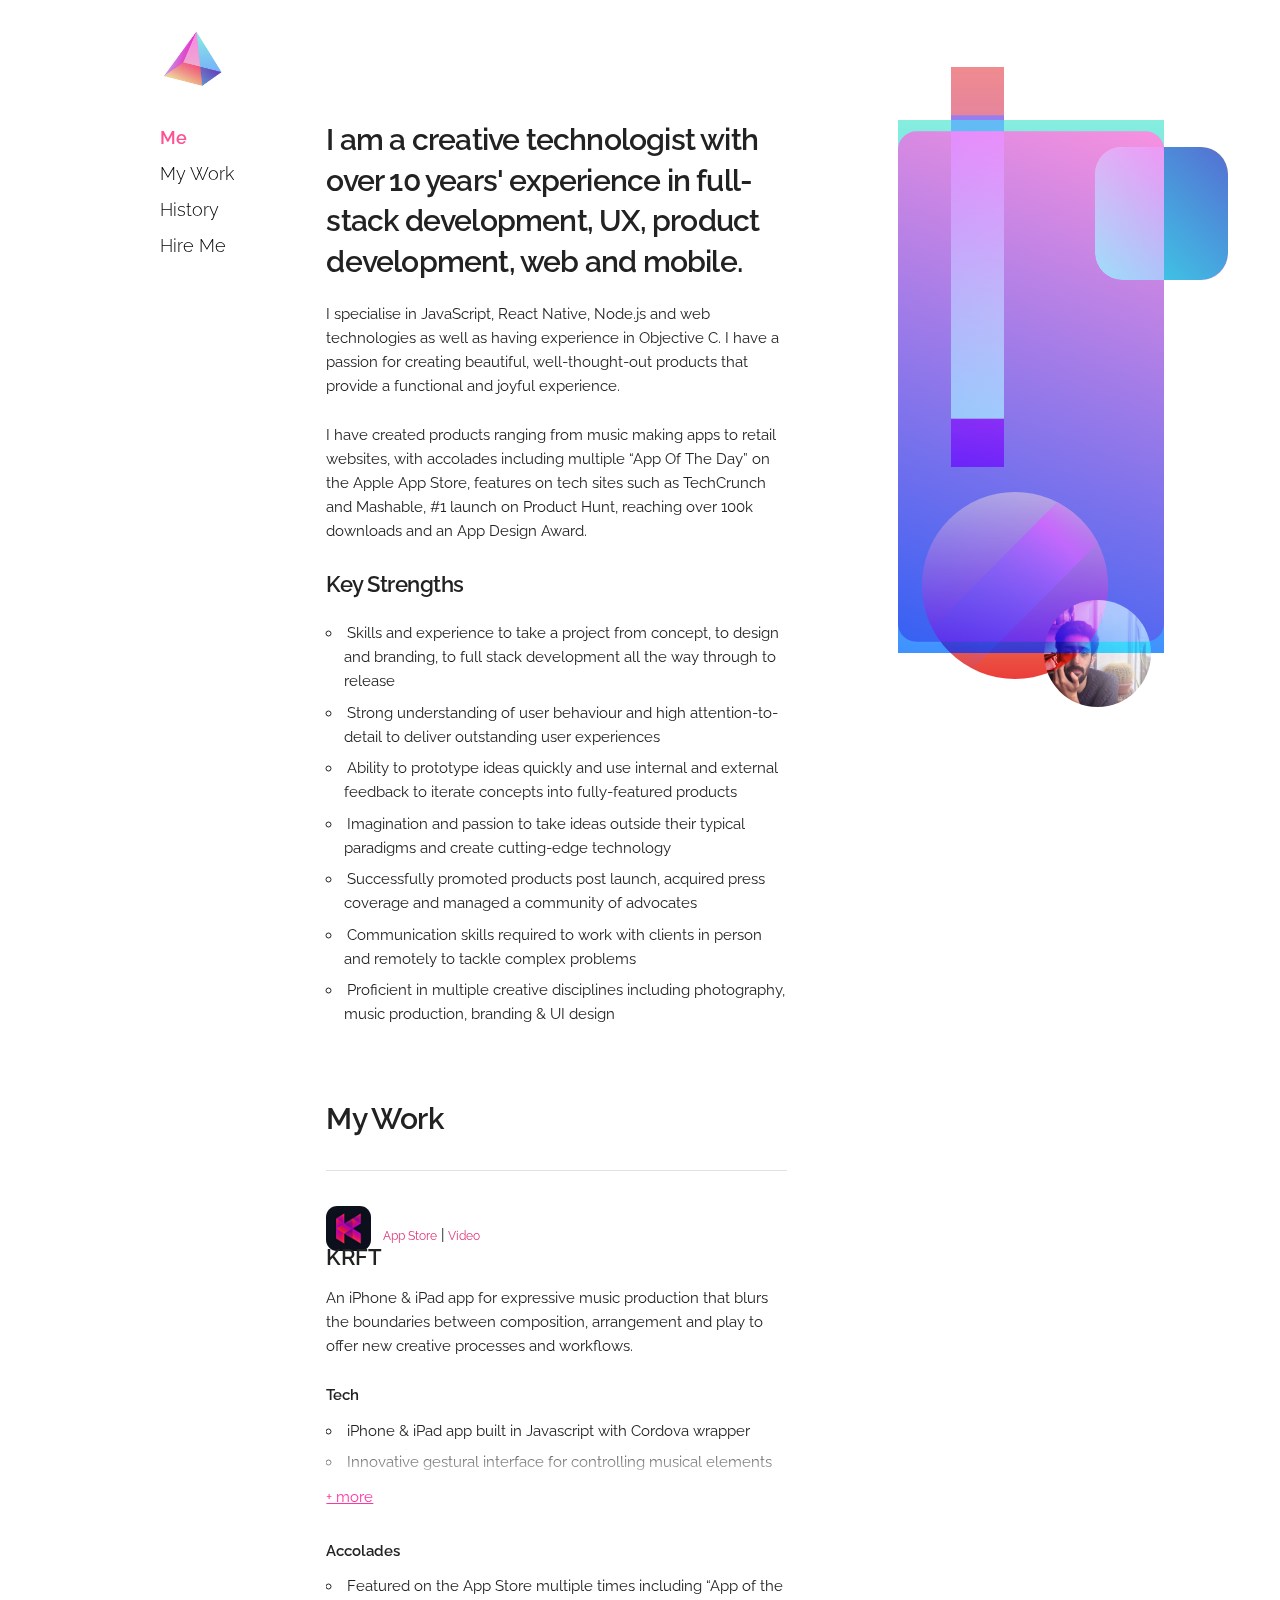
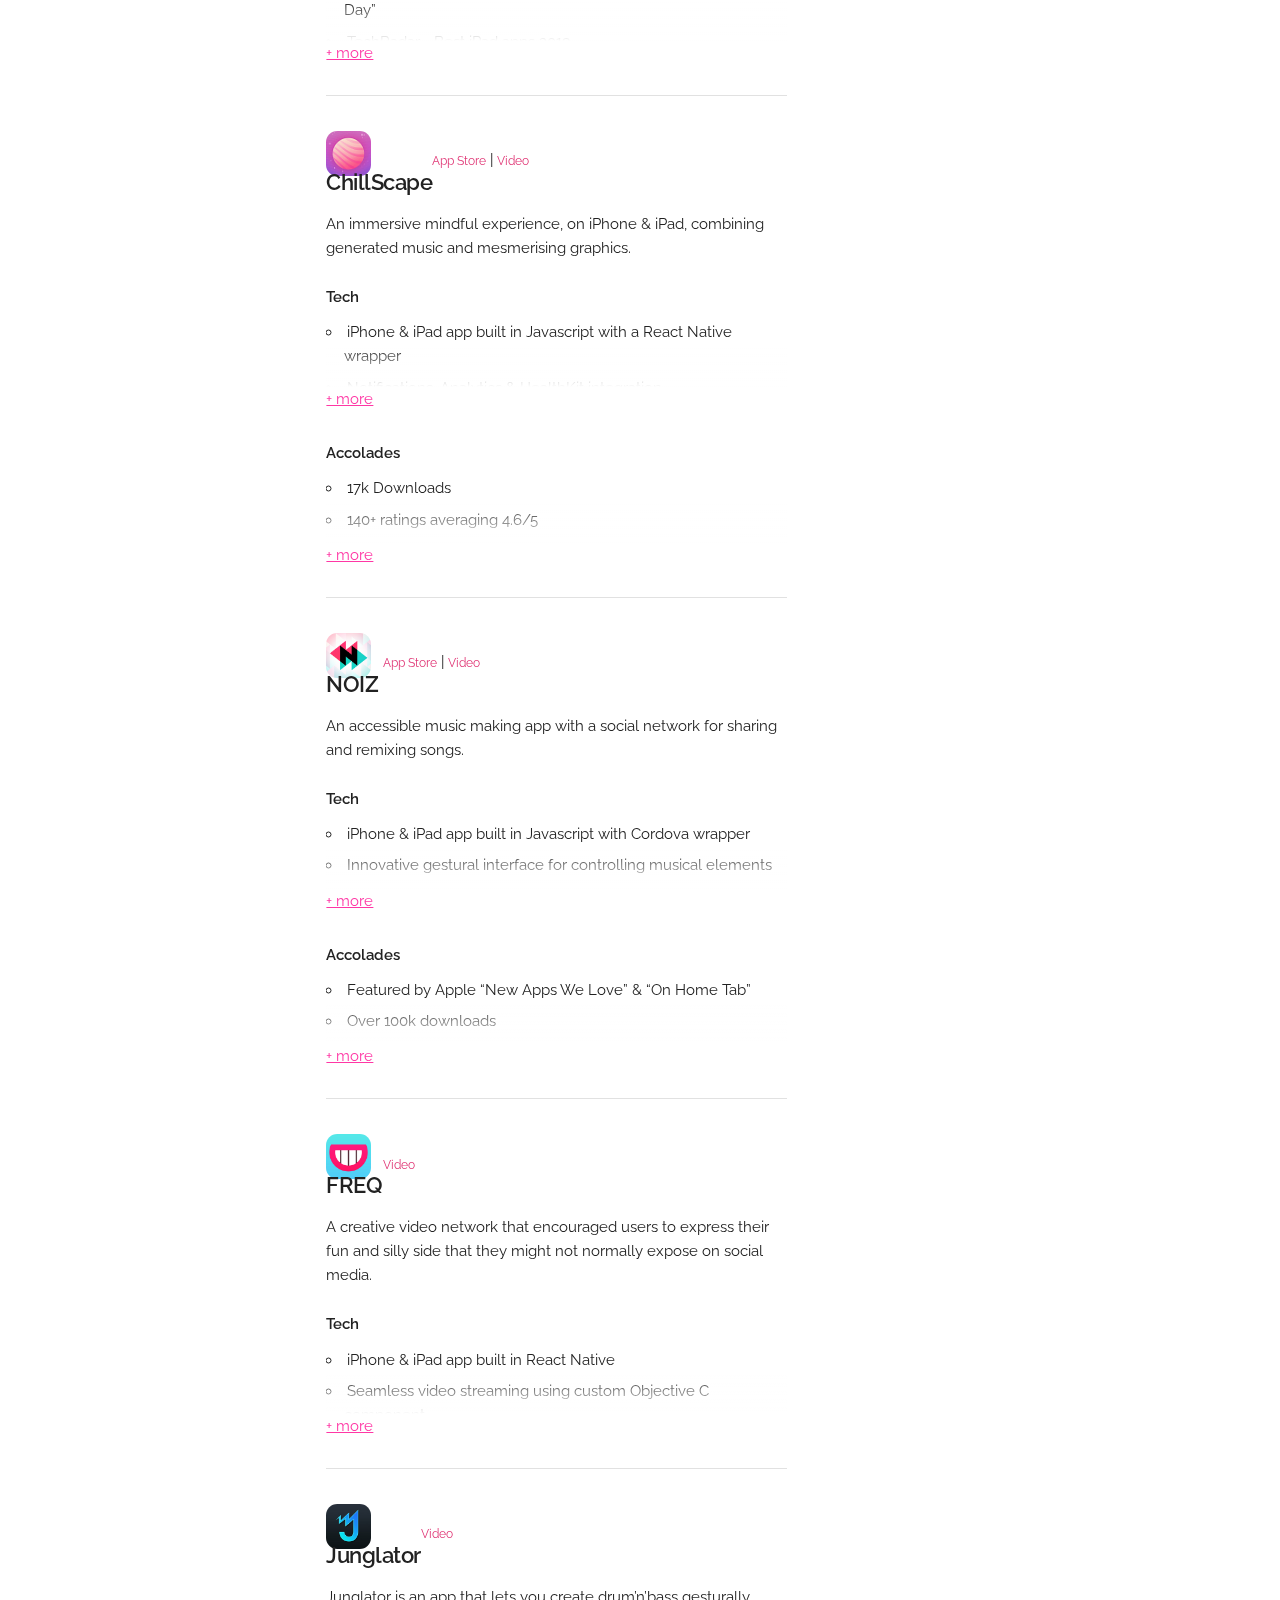
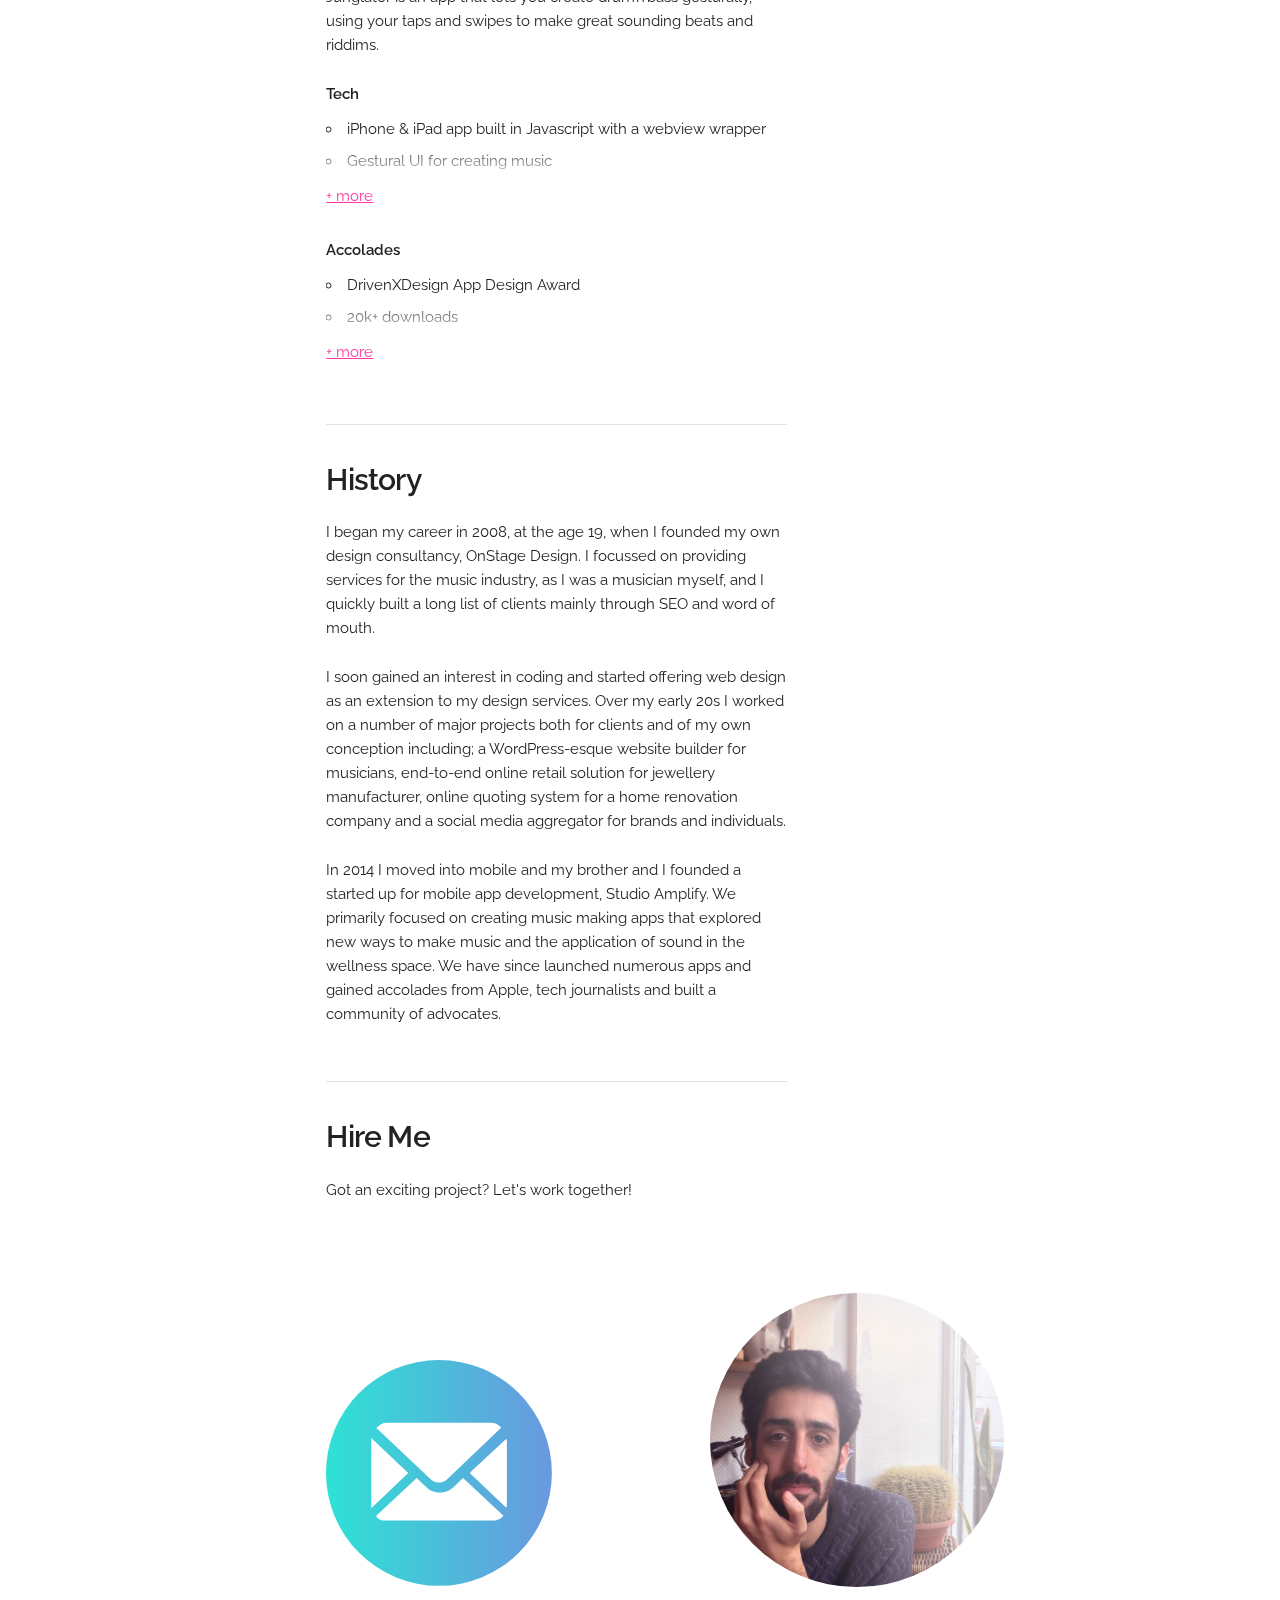
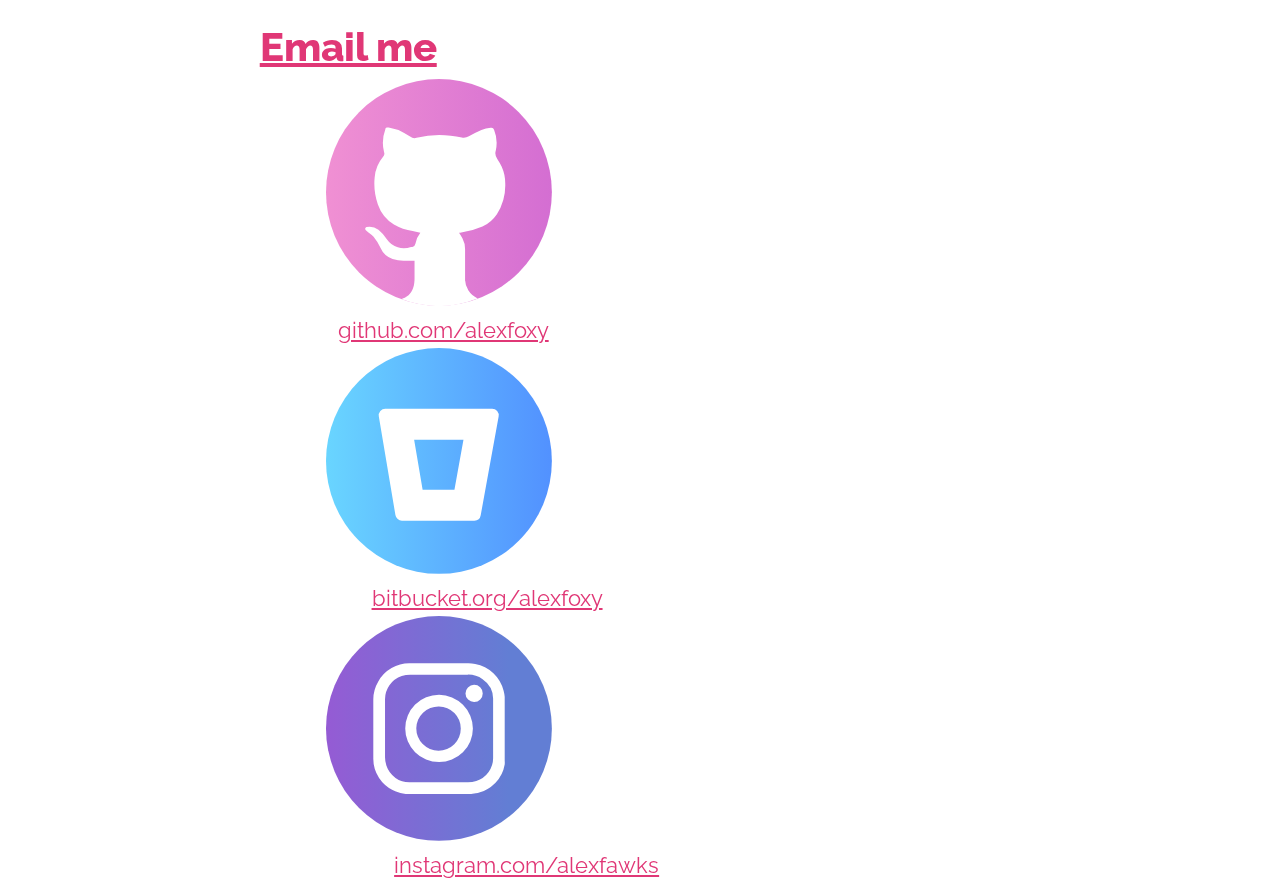
<file: index.html>
<!DOCTYPE html>
<html lang="en">
<head>

  <!-- Basic Page Needs
  –––––––––––––––––––––––––––––––––––––––––––––––––– -->
  <meta charset="utf-8">
  <title>Alex Fox - Creative Technologist</title>
  <meta name="description" content="I am a creative technologist with over 10 years experience in full-stack development, UX, product development and mobile.">
  <meta name="author" content="Alex Fox">

  <!-- Mobile Specific Metas
  –––––––––––––––––––––––––––––––––––––––––––––––––– -->
  <meta name="viewport" content="width=device-width, initial-scale=1, maximum-scale=1, minimum-scale=1">

  <!-- FONT
  –––––––––––––––––––––––––––––––––––––––––––––––––– -->
  <link href="//fonts.googleapis.com/css?family=Raleway:400,300,600" rel="stylesheet" type="text/css">

  <meta property="og:url"                content="http://alexfox.dev" />
  <meta property="og:type"               content="profile" />
  <meta property="og:title"              content="Alex Fox - Creative Technologist" />
  <meta property="og:description"        content="I am a creative technologist with over 10 years' experience in full-stack development, UX, product development, web and mobile." />
  <meta property="og:image"              content="https://alexfox.dev/img/ogimage.jpg" />

  <!-- CSS
  –––––––––––––––––––––––––––––––––––––––––––––––––– -->
  <link rel="stylesheet" href="css/normalize.css">
  <link rel="stylesheet" href="css/skeleton.css">
  <link rel="stylesheet" href="css/animate.css">
  <link rel="stylesheet" href="css/style.css">

  <!-- Favicon
  –––––––––––––––––––––––––––––––––––––––––––––––––– -->
	<link rel="icon" href="/favicon.png">

  <script src="js/everpolate.js"></script>
  <!-- <script src="js/smoothscroll.js"></script> -->
	<script src="js/main.js"></script>

</head>
<!-- <body class="mobile"> -->
<body class="loading">
  <!-- Primary Page Layout
  –––––––––––––––––––––––––––––––––––––––––––––––––– -->
  <div class="container">
  	<div class="row">
	  	<div class="two columns" id="navbar">
				<img src="/img/logo.png" id="logo" />
        <div id='prism'></div>
				<nav>
				  <a href="#me" class="selected">Me</a>
				  <a href="#projects"><span class="nav_hide">My </span>Work</a>
          <a href="#history">History</a>
				  <a href="#contact">Hire <span class="nav_hide">Me</span></a>
				</nav>
			</div>

      <div class="two columns" id="mobileNavbar">
        <img src="/img/logo.png" id="logo" />
        <nav>
          <a href="#me" class="selected">Me</a>
          <a href="#projects"><span class="nav_my">My </span>Work</a>
          <a href="#history">History</a>
          <a href="#contact">Hire <span class="nav_hide">Me</span></a>
        </nav>
      </div>
		</div>

    <div id="graphics">
      <div id="about-graphics">
        <img id="block1" 
          class="block parallax"
          src="img/phone-silhoette.svg"
          parallax-translate-opacity="[[0,50,400], [1,1,0]]"
          parallax-translate-x="[[0,400], [0,200]]"
        />

        <!-- parallax-filter-hue="[[0,400], [0,200]]" -->


        <img id="block2" 
          class="block parallax"
          src="img/line.svg"
          parallax-translate-opacity="[[0,50,400], [1,1,0]]"
          parallax-translate-y="[[0,100], [0,-200]]"
        ></img>

        <img id="block3" 
          class="block parallax"
          src="img/icon-bg.svg"
          parallax-translate-opacity="[[0,50,300], [1,1,0]]"
          parallax-translate-x="[[0,400], [0,-200]]"
        ></img>

        <img id="block3" 
          class="block parallax"
          src="img/icon-logo.svg"
          style="width: 66pt; left: 195pt; top: 130pt;"
          parallax-translate-opacity="[[0,50,200], [1,1,0]]"
          parallax-translate-scale="[[0,400], [1,0]]"
        ></img>
        
        <img id="block5" 
          class="block parallax"
          src="img/me.jpg"
          parallax-translate-opacity="[[0,50,400], [1,1,0]]"
          parallax-translate-y="[[0,400], [0,-400]]"
        ></img>

        <img id="block4" 
          class="block parallax"
          src="img/rockettrail.svg"
          style="width: 140pt; height: 140pt; left: 48pt; top: 369pt"
          parallax-translate-opacity="[[0,50,200,400], [0.5,1,1,0]]"
          parallax-translate-x="[[0,400], [0,200]]"
          parallax-translate-y="[[0,400], [0,-200]]"
        ></img>

        <img id="block4" 
          class="block parallax"
          src="img/rocket.svg"
          parallax-translate-opacity="[[0,50,400], [1,1,0]]"
          parallax-translate-x="[[0,400], [0,200]]"
          parallax-translate-y="[[0,400], [0,-200]]"
        ></img>


        <img 
          class="block parallax"
          src="img/stack1.svg"
          style="width: 180pt; left: 40pt; top: 440pt;"
          parallax-translate-opacity="[[0,400,500,900], [0,0,1,0]]"
          parallax-translate-y="[[0,250,750], [0,0,-200]]"
        ></img>

        <img 
          class="block parallax"
          src="img/stack2.svg"
          style="width: 180pt; left: 40pt; top: 440pt;"
          parallax-translate-opacity="[[0,400,500,900], [0,0,1,0]]"
          parallax-translate-y="[[0,250,750], [50,50,-300]]"
        ></img>

        <img 
          class="block parallax"
          src="img/stack3.svg"
          style="width: 180pt; left: 40pt; top: 440pt;"
          parallax-translate-opacity="[[0,400,500,900], [0,0,1,0]]"
          parallax-translate-y="[[0,250,750], [100,100,-400]]"
        ></img>

        <img 
          class="block parallax"
          src="img/graph.svg"
          style="width: 45pt; left: 50pt; top: 200pt;"
          parallax-translate-y="[[0,420,800], [0,0,-800]]"
          parallax-translate-opacity="[[0,400,500,800], [0,0,1,0]]"
        ></img>

        <img 
          class="block parallax"
          src="img/design.svg"
          style="width: 45pt; left: 70pt; top: 422pt;"
          parallax-translate-y="[[0,370,800], [0,0,-800]]"
          parallax-translate-opacity="[[0,400,500,800], [0,0,1,0]]"
        ></img>

        <img 
          class="block parallax"
          src="img/talk.svg"
          style="width: 70pt; left: 0pt; top: 300pt;"
          parallax-translate-y="[[0,410,800], [0,0,-800]]"
          parallax-translate-opacity="[[0,400,500,800], [0,0,1,0]]"
        ></img>

        <img 
          class="block parallax"
          src="img/ux.svg"
          style="width: 75pt; left: 200pt; top: 235pt;"
          parallax-translate-y="[[0,330,800], [0,0,-600]]"
          parallax-translate-opacity="[[0,400,500,800], [0,0,1,0]]"
        ></img>

        <img 
          class="block parallax"
          src="img/code.svg"
          style="width: 60pt; left: 160pt; top: 375pt;"
          parallax-translate-y="[[0,400,800], [0,0,-800]]"
          parallax-translate-opacity="[[0,400,500,800], [0,0,1,0]]"
        ></img>

        <img 
          class="block parallax"
          src="img/network.svg"
          style="width: 60pt; left: 110pt; top: 333pt;"
          parallax-translate-y="[[0,350,800], [0,0,-800]]"
          parallax-translate-opacity="[[0,400,500,800], [0,0,1,0]]"
        ></img>

        <img 
          class="block parallax"
          src="img/cloud.svg"
          style="width: 60pt; left: 200pt; top: 520pt;"
          parallax-translate-y="[[0,320,800], [0,0,-800]]"
          parallax-translate-opacity="[[0,400,500,800], [0,0,1,0]]"
        ></img>

        <div id="krft1"
          class="parallax"
          parallax-anchor-el="#krft"
          parallax-translate-opacity="[[-200,-50,200,400], [0,1,1,0]]"
          parallax-translate-x="[[-200,400], [0,-40]]"
        ></div>

        <div
          style="top: 500px; margin-left: 150pt; width: 150px; height: 150px;"
          class="parallax krfttriangle gradient1"
          parallax-anchor-el="#krft"
          parallax-translate-opacity="[[-150,-50,200,400], [0,1,1,0]]"
          parallax-translate-x="[[0,300], [0,300]]"
        ></div>

        <div
          style="top: 450px; margin-left: -50pt; width: 130px; height: 130px; z-index: 1000"
          class="parallax krfttriangle gradient2"
          parallax-anchor-el="#krft"
          parallax-translate-opacity="[[-100,0,200,400], [0,1,1,0]]"
          parallax-translate-x="[[0,300], [100,500]]"
        ></div>

        <div
          style="top: 400px; margin-left: 100pt; width: 180px; height: 180px; z-index: 1000"
          class="parallax krftdiamond gradient3"
          parallax-anchor-el="#krft"
          parallax-translate-opacity="[[-100,0,200,400], [0,1,1,0]]"
          parallax-translate-x="[[0,300], [100,500]]"
        ></div>

        <div
          style="top: 580px; margin-left: 150pt; width: 90px; height: 90px; z-index: 1000"
          class="parallax krfttriangle gradient5"
          parallax-anchor-el="#krft"
          parallax-translate-opacity="[[-100,0,200,400], [0,1,1,0]]"
          parallax-translate-x="[[0,50,200],[-100,0,300]]"
          parallax-translate-rotate="[[0,300], [180,180]]"
        ></div>

        <div
          style="top: 10px; margin-left: 40pt; width: 90px; height: 90px; z-index: 1000"
          class="parallax krfttriangle gradient4"
          parallax-anchor-el="#krft"
          parallax-translate-opacity="[[-50,0,200,400], [0,1,1,0]]"
          parallax-translate-x="[[0,75,200],[-50,50,300]]"
        ></div>

        <div
          style="top: 10px; margin-left: 80pt; width: 150px; height: 150px; z-index: 1000"
          class="parallax krftdiamond gradient3"
          parallax-anchor-el="#krft"
          parallax-translate-opacity="[[-50,0,200,400], [0,1,1,0]]"
          parallax-translate-x="[[0,200],[50,300]]"
        ></div>

        <div id="chillscape1"
          class="parallax"
          parallax-anchor-el="#chillscape"
          parallax-translate-opacity="[[-200,-100,200,400], [0,1,1,0]]"
          parallax-translate-x="[[0,300], [50,150]]"
          parallax-translate-y="[[0,300], [0,-300]]"
        ></div>

        <div
          class="chillscapebubble parallax gradient1"
          style="top: 50pt; margin-left: -20pt;"
          parallax-anchor-el="#chillscape"
          parallax-translate-opacity="[[-200,-50,200,400], [0,1,1,0]]"
          parallax-translate-y="[[0,300], [200,-300]]"
        ></div>

        <div
          class="chillscapebubble parallax gradient2"
          style="top: 0pt; margin-left: 200pt; width: 100pt; height: 100pt;"
          parallax-anchor-el="#chillscape"
          parallax-translate-opacity="[[-200,-50,200,400], [0,1,1,0]]"
          parallax-translate-y="[[0,300], [0,-600]]"
        ></div>

        <div
          class="chillscapebubble parallax gradient3"
          style="top: 0pt; margin-left: 5pt; width: 70pt; height: 70pt;"
          parallax-anchor-el="#chillscape"
          parallax-translate-opacity="[[-200,-50,200,400], [0,1,1,0]]"
          parallax-translate-y="[[0,300], [0,-700]]"
        ></div>

        <div
          class="chillscapebubble parallax gradient4"
          style="top: 40pt; margin-left: -15pt; width: 100pt; height: 100pt;"
          parallax-anchor-el="#chillscape"
          parallax-translate-opacity="[[-200,-50,200,400], [0,1,1,0]]"
          parallax-translate-y="[[0,300], [0,-1000]]"
        ></div>

        <div
          class="chillscapebubble parallax gradient5"
          style="top: 160pt; margin-left: 220pt; width: 70pt; height: 70pt;"
          parallax-anchor-el="#chillscape"
          parallax-translate-opacity="[[-200,-50,200,400], [0,1,1,0]]"
          parallax-translate-y="[[0,300], [0,-900]]"
        ></div>

        <div id="noiz1"
          class="parallax"
          parallax-anchor-el="#noiz"
          parallax-translate-opacity="[[-200,-50,200,400], [0,1,1,0]]"
          parallax-translate-x="[[0,300], [10,100]]"
          parallax-translate-y="[[0,300], [0,-300]]"
        ></div>
        <div id="noiz2"
          class="parallax"
          parallax-anchor-el="#noiz"
          parallax-translate-opacity="[[-200,-50,200,400], [0,1,1,0]]"
          parallax-translate-x="[[0,300], [-50,0]]"
          parallax-translate-y="[[0,300], [0,-300]]"
        ></div>

        <div id="freq1"
          class="parallax"
          parallax-anchor-el="#freq"
          parallax-translate-opacity="[[-200,-50,200,400], [0,1,1,0]]"
          parallax-translate-y="[[0,300], [0,-350]]"
        ></div>

        <div id="freq2"
          class="parallax"
          parallax-anchor-el="#freq"
          parallax-translate-opacity="[[-200,-50,200,400], [0,1,1,0]]"
          parallax-translate-x="[[0,300], [0,-50]]"
          parallax-translate-y="[[0,300], [0,-300]]"
        ></div>

        <div id="junglator1"
          class="parallax"
          parallax-anchor-el="#junglator"
          parallax-translate-opacity="[[-200,-50,200,400], [0,1,1,0]]"
          parallax-translate-x="[[0,300], [0,50]]"
          parallax-translate-y="[[0,300], [0,-300]]"
        ></div>


        <img id="block1" 
          class="block parallax"
          style="width: 220pt;"
          src="img/historytrail.svg"
          parallax-anchor-el="#history"
          parallax-translate-opacity="[[-200,-100,100,300], [0,1,1,0]]"
          parallax-translate-y="[[0,400], [0,-400]]"
        />

        <img id="block1" 
          class="block parallax"
          style="width: 220pt; left: 50pt;"
          src="img/historyright.svg"
          parallax-anchor-el="#history"
          parallax-translate-opacity="[[-200,-100,100,300], [0,1,1,0]]"
          parallax-translate-y="[[0,400], [0,-400]]"
          parallax-translate-x="[[-200,300,1000], [50,10,10]]"
        />

        <img id="block1" 
          class="block parallax"
          style="width: 220pt; left: -10pt; top: 110pt;"
          src="img/historyleft.svg"
          parallax-anchor-el="#history"
          parallax-translate-opacity="[[-200,-100,100,300], [0,1,1,0]]"
          parallax-translate-y="[[0,400], [0,-400]]"
          parallax-translate-x="[[-200,300,1000], [-50,10,10]]"
        />

      </div>
    </div>

    <div class="row">
    	<div class="two columns navbuffer">
				<span><br /></span>
			</div>
      <div class="six columns" id="me">
        <div id="firstText">
          <h4>
            I am a creative technologist with over 10 years' experience in full-stack development, UX, product development, web and mobile.
          </h4>
          
          <p>
  			  	I specialise in JavaScript, React Native, Node.js and web technologies as well as having experience in Objective C. I have a passion for creating beautiful, well-thought-out products that provide a functional and joyful experience. 
  				</p>

  				<p>
  					I have created products ranging from music making apps to retail websites, with accolades including multiple “App Of The Day” on the Apple App Store, features on tech sites such as TechCrunch and Mashable, #1 launch on Product Hunt, reaching over 100k downloads and an App Design Award. 
  				</p>
        </div>

        <div id="keyText">
  				<h5>Key Strengths</h5>
  				<ul>
  					<li>Skills and experience to take a project from concept, to design and branding, to full stack development all the way through to release</li>
  					<li>Strong understanding of user behaviour and high attention-to-detail to deliver outstanding user experiences</li>
  					<li>Ability to prototype ideas quickly and use internal and external feedback to iterate concepts into fully-featured products</li>
  					<li>Imagination and passion to take ideas outside their typical paradigms and create cutting-edge technology</li>
            <li>Successfully promoted products post launch, acquired press coverage and managed a community of advocates</li>
            <li>Communication skills required to work with clients in person and remotely to tackle complex problems</li>
  					<li>Proficient in multiple creative disciplines including photography, music production, branding & UI design</li>
  				</ul>
        </div>
      </div>
    </div>

    <div class="row">
      <div class="two columns navbuffer">
        <span><br /></span>
      </div>
      <div class="six columns" id="projects">
        <br /><br />
        <h4>My Work</h4>

        <!-- KRFT -->
        <div id="krft" class="project">
          <hr />

          <div class="projectHeader">
            <div class="projectHeaderLeft">
              <div class="appIcon" style="background-image: url('img/krft-icon.jpg')"></div>
              <h5>KRFT</h5>
            </div>
            <div class="projectLinks">
              <a href="https://itunes.apple.com/us/app/krft/id1179319734">App Store</a>
              |
              <a href="https://www.youtube.com/watch?v=noem_woF0hc">Video</a>
            </div>
          </div>

          <p>
            An iPhone & iPad app for expressive music production that blurs the boundaries between composition, arrangement and play to offer new creative processes and workflows.
          </p>

          <h6>Tech</h6>

          <div class="collapsableList">
            <ul>
              <li>iPhone & iPad app built in Javascript with Cordova wrapper</li>
              <li>Innovative gestural interface for controlling musical elements</li>
              <li>Node.js network for sharing UGC</li>
              <li>Elegant UX that did not obstruct the creative process</li>
              <li>Custom C++ audio engine</li>
              <li>Integration with external audio apps and APIs</li>
            </ul>

            <div class="listShadow"></div>
          </div>

          <span class="expandButton">+ more</span>


          <h6>Accolades</h6>

          <div class="collapsableList">
            <ul>
              <li>Featured on the App Store multiple times including “App of the Day”</li>
              <li>TechRadar - Best iPad apps 2019</li>
              <li>“A truly innovative app which certainly achieves its aim of finding a new way to let you make music” - Ask Audio</li>
              <li>“I haven’t been able to put this thing down for days” - 9to5mac</li>
              <li>270+ ratings averaging 4.7/5</li>
              <li>Rave reviews from iOS music making community: “revolutionary”, “the best iOS sequencer”, “true innovation in mobile music making”</li>
            </ul>

            <div class="listShadow"></div>
          </div>

          <span class="expandButton">+ more</span>

          <div class="screenShotContainer">
            <img src='img/krft-screen2.jpg' />
          </div>
        </div>

        <!-- ChillScape -->
        <div id="chillscape" class="project">
          <hr />

          <div class="projectHeader">
            <div class="projectHeaderLeft">
              <div class="appIcon" style="background-image: url('img/chillscape-icon.jpg')"></div>
              <h5>ChillScape</h5>
            </div>
            <div class="projectLinks">
              <a href="https://itunes.apple.com/app/id1441147066">App Store</a>
              |
              <a href="https://www.youtube.com/watch?v=mdgjkW5BNVY">Video</a>
            </div>
          </div>

          <p>
            An immersive mindful experience, on iPhone & iPad, combining generated music and mesmerising graphics. 
          </p>

          <h6>Tech</h6>

          <div class="collapsableList">
            <ul>
              <li>iPhone & iPad app built in Javascript with a React Native wrapper</li>
              <li>Notifications, Analytics & HealthKit integration</li>
              <li>Immersive graphics using Pixi.js 2D WebGL renderer</li>
              <li>Calming and rewarding UX loved by users
              <li>Custom C++ audio engine</li>
            </ul>

            <div class="listShadow"></div>
          </div>

          <span class="expandButton">+ more</span>


          <h6>Accolades</h6>

          <div class="collapsableList">
            <ul>
              <li>17k Downloads </li>
              <li>140+ ratings averaging 4.6/5 </li>
              <li>Featured by Apple “New Apps We Love” & “On Home Tab”</li>
              <li>TechRadar - “App Of The Week” & “The best health, diet and exercise apps for iPhone”</li>
            </ul>

            <div class="listShadow"></div>
          </div>

          <span class="expandButton">+ more</span>

          <div class="screenShotContainer">
            <img src='img/chillscape-screen1.png' />
          </div>
        </div>

        <!-- NOIZ -->
        <div id="noiz" class="project">
          <hr />

          <div class="projectHeader">
            <div class="projectHeaderLeft">
              <div class="appIcon" style="background-image: url('img/noiz-icon.jpg')"></div>
              <h5>NOIZ</h5>
            </div>
            <div class="projectLinks">
              <a href="https://itunes.apple.com/us/app/noiz-make-epic-music/id1086052644">App Store</a>
              |
              <a href="https://www.youtube.com/watch?v=pC8_VkWJhNA">Video</a>
            </div>
          </div>

          <p>
            An accessible music making app with a social network for sharing and remixing songs.
          </p>

          <h6>Tech</h6>

          <div class="collapsableList">
            <ul>
                <li>iPhone & iPad app built in Javascript with Cordova wrapper</li>
                <li>Innovative gestural interface for controlling musical elements</li>
                <li>Node.js social network with accounts, facebook login, push notifications, likes, comments etc.</li>
                <li>Audio streaming and uploading</li>
                <li>In App Purchases</li>
                <li>Web version of social network built in HTML, CSS & React</li>
            </ul>

            <div class="listShadow"></div>
          </div>

          <span class="expandButton">+ more</span>


          <h6>Accolades</h6>

          <div class="collapsableList">
            <ul>
              <li>Featured by Apple “New Apps We Love” & “On Home Tab”</li>
              <li>Over 100k downloads</li>
              <li>Over 30k songs created and uploaded</li>
              <li>Mashables app of the day - "A wonderfully visual way of making music on your iPhone"</li>
            </ul>

            <div class="listShadow"></div>
          </div>

          <span class="expandButton">+ more</span>

          <div class="screenShotContainer">
            <img src='img/noiz-screen1.png' />
          </div>
        </div>

        <!-- FREQ -->
        <div id="freq" class="project">
          <hr />

          <div class="projectHeader">
            <div class="projectHeaderLeft">
              <div class="appIcon" style="background-image: url('img/freq-icon.jpg')"></div>
              <h5>FREQ</h5>
            </div>
            <div class="projectLinks">
              <a href="https://www.youtube.com/watch?v=ag8fPMfSGzA">Video</a>
            </div>
          </div>

          <p>
            A creative video network that encouraged users to express their fun and silly side that they might not normally expose on social media.
          </p>

          <h6>Tech</h6>

          <div class="collapsableList">
            <ul>
                <li>iPhone & iPad app built in React Native</li>
                <li>Seamless video streaming using custom Objective C component</li>
                <li>Video/Photo capture and upload</li>
                <li>Node.js social network with accounts, facebook login, push notifications, likes, comments etc</li>
            </ul>

            <div class="listShadow"></div>
          </div>

          <span class="expandButton">+ more</span>

          <div class="screenShotContainer">
            <img src='img/freq-screenshot1.png' />
          </div>
        </div>

        <!-- Junglator -->
        <div id="junglator" class="project">
          <hr />

          <div class="projectHeader">
            <div class="projectHeaderLeft">
              <div class="appIcon" style="background-image: url('img/junglator-icon.jpg')"></div>
              <h5>Junglator</h5>
            </div>
            <div class="projectLinks">
              <a href="https://www.youtube.com/watch?v=uithVd8W7XM">Video</a>
              <!-- <a href="https://itunes.apple.com/us/app/noiz-make-epic-music/id1086052644">AppStore</a> -->
            </div>
          </div>

          <p>
            Junglator is an app that lets you create drum’n’bass gesturally, using your taps and swipes to make great sounding beats and riddims.
          </p>

          <h6>Tech</h6>

          <div class="collapsableList">
            <ul>
              <li>iPhone & iPad app built in Javascript with a webview wrapper</li>
              <li>Gestural UI for creating music</li>
              <li>Custom C++ audio engine</li>
            </ul>

            <div class="listShadow"></div>
          </div>

          <span class="expandButton">+ more</span>


          <h6>Accolades</h6>

          <div class="collapsableList">
            <ul>
              <li>DrivenXDesign App Design Award</li>
              <li>20k+ downloads</li>
              <li>4.5/5 Rating</li>
              <li>“it is great fun, sounds excellent, and has been really well implemented” - digitaldjtips.com</li>
            </ul>

            <div class="listShadow"></div>
          </div>

          <span class="expandButton">+ more</span>

          <div class="screenShotContainer">
            <img src='img/junglator-screenshot1.png' />
          </div>
        </div>
      </div>
    </div>

    <div class="row" id="history">
      <div class="two columns navbuffer">
        <span><br /></span>
      </div>
      <div class="six columns">
        <hr />
        <h4>History</h4>
        <p>I began my career in 2008, at the age 19, when I founded my own design consultancy, OnStage Design. I focussed on providing services for the music industry, as I was a musician myself, and I quickly built a long list of clients mainly through SEO and word of mouth.</p>

        <p>I soon gained an interest in coding and started offering web design as an extension to my design services. Over my early 20s I worked on a number of major projects both for clients and of my own conception including; a WordPress-esque website builder for musicians, end-to-end online retail solution for jewellery manufacturer, online quoting system for a home renovation company and a social media aggregator for brands and individuals.</p>

        <p>In 2014 I moved into mobile and my brother and I founded a started up for mobile app development, Studio Amplify. We primarily focused on creating music making apps that explored new ways to make music and the application of sound in the wellness space. We have since launched numerous apps and gained accolades from Apple, tech journalists and built a community of advocates.</p>
      </div>
    </div>

    <div class="row" id="contact">
    	<div class="two columns navbuffer">
				<span><br /></span>
			</div>
      <div class="six columns">
        <hr />
      	<h4>Hire Me</h4>
      	<p>Got an exciting project? Let's work together!</p>
      </div>
    </div>

    <div class="row">
      <div class="two columns navbuffer">
        <span><br /></span>
      </div>
      <div class="six columns">
        <img id="block5" 
          class="block parallax"
          src="img/me.jpg"
          style="
            height: 220pt;
            width: 220pt;
            position: absolute;
            border-radius: 110pt;
            z-index: 100;
            opacity: 1;
            left: auto;
            top: auto;
            margin-left: 30vw;
            margin-top: -50pt;
          parallax-anchor-el="#contact"
        ></img>


          <div id="links">
            <div class=link>
              <img src="img/email.svg" />
              <script type="text/javascript"> 
                  gen_mail_to_link('alex','alexfox.dev','Hi..');
              </script>
              <noscript>
                <p>Email address protected by JavaScript. Activate JavaScript to see the email.</p>
              </noscript>
            </div>

            <div class=link>
              <img src="img/github.svg" />
              <a href="https://github.com/alexfoxy" id="gitHubLink" target="_blank">github.com/alexfoxy</a>
            </div>

            <div class=link>
              <img src="img/bitbucket.svg" />
              <a href="https://bitbucket.org/alexfoxy" id="bitBucketLink" target="_blank">bitbucket.org/alexfoxy</a>
            </div>

            <div class=link>
              <img src="img/instagram.svg" />
              <a href="https://instagram.com/alexfawks" id="instagramLink"target="_blank">instagram.com/alexfawks</a>
            </div>
          </div>
      </div>
    </div>
  </div>

  <div id="wave"> 
  </div>

<!-- End Document
  –––––––––––––––––––––––––––––––––––––––––––––––––– -->

<!-- Global site tag (gtag.js) - Google Analytics -->
<script async src="https://www.googletagmanager.com/gtag/js?id=UA-135675481-1"></script>
<script>
  window.dataLayer = window.dataLayer || [];
  function gtag(){dataLayer.push(arguments);}
  gtag('js', new Date());

  gtag('config', 'UA-135675481-1');
</script>


</body>
</html>
</file>
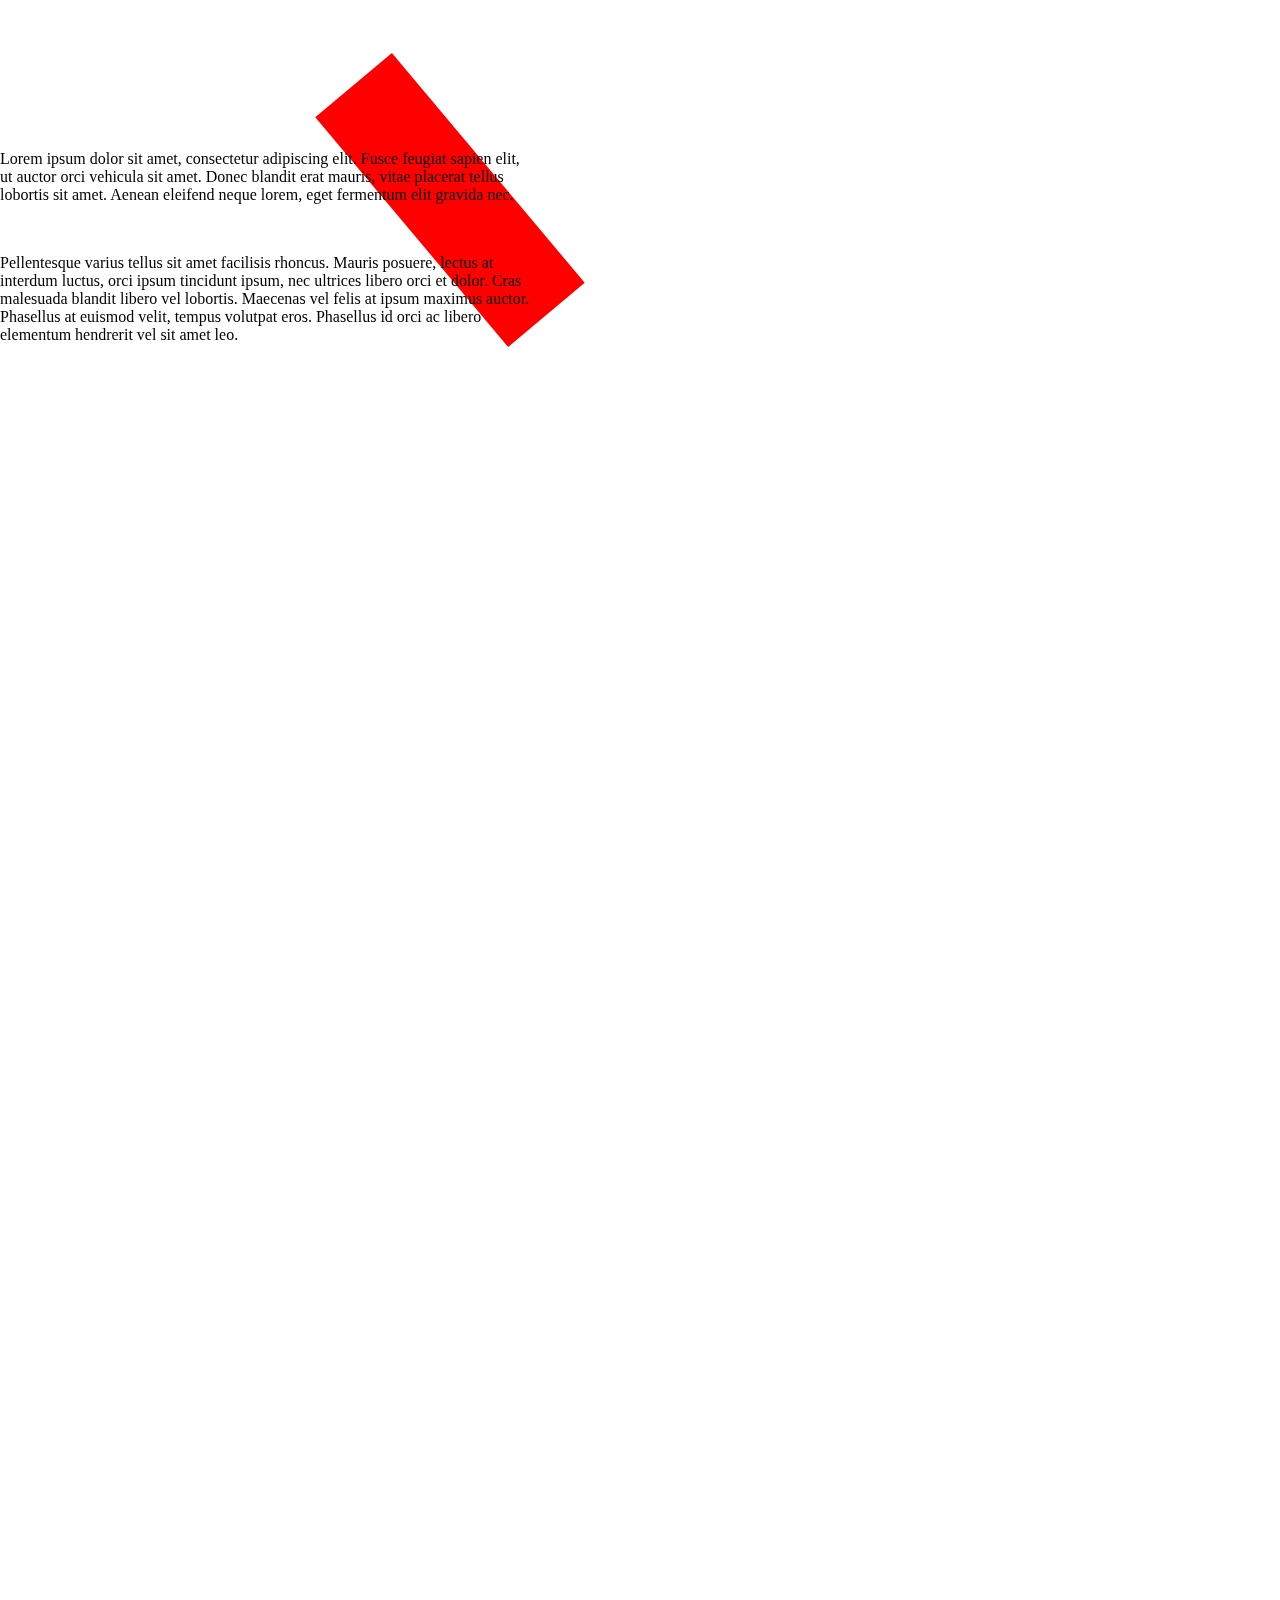
<file: test.html>
<style>
  body,html{margin:0;padding:0;}
  
.object {
  margin-left: 250px;
  height: 100px;
  width: 300px;
  position: fixed;
  background: red;
  mix-blend-mode: overlay;
}

#object2 {
  background: green;
}

#object3 {
  background: blue;
}

.doc {
  height: 20000pt;
  width: 400pt;
}


</style>


<body>
<script src="js/everpolate.js"></script>
<script src="js/smoothscroll.js"></script>

<div class="doc">
  <div
    class="object parallax" 
    id="object1"
    parallax-translate-opacity="[[0,200],[1,0]]"
    parallax-translate-x="[[0,200],[50,0]]"
    parallax-translate-y="[[0,200],[50,0]]"
    parallax-translate-rotate="[[0,200],[50,0]]"
  ></div>

  <div
    class="object parallax" 
    id="object2"
    parallax-anchor-el="triggerEl"
    parallax-translate-opacity="[[-200, -150],[0,1]]"
    parallax-translate-x="[[0,200],[50,0]]"
    parallax-translate-scale="[[0,200,100000],[0.5,1,1]]"
  ></div>


  <p style="margin-top: 100px" class="parallax" 
    parallax-translate-y="[[0,200],[50,0]]"
  >
Lorem ipsum dolor sit amet, consectetur adipiscing elit. Fusce feugiat sapien elit, ut auctor orci vehicula sit amet. Donec blandit erat mauris, vitae placerat tellus lobortis sit amet. Aenean eleifend neque lorem, eget fermentum elit gravida nec.</p>

    <p style="margin-top: 100px" class="parallax" 
    parallax-translate-y="[[0,200],[0,-100]]"
    id="triggerEl">Pellentesque varius tellus sit amet facilisis rhoncus. Mauris posuere, lectus at interdum luctus, orci ipsum tincidunt ipsum, nec ultrices libero orci et dolor. Cras malesuada blandit libero vel lobortis. Maecenas vel felis at ipsum maximus auctor. Phasellus at euismod velit, tempus volutpat eros. Phasellus id orci ac libero elementum hendrerit vel sit amet leo.</p>

</div>


</body>

<script type="text/javascript">


  var parallaxObjects = []

  document.querySelectorAll(".parallax").forEach(function(el) {
    var o = {
      el: el
    }

    for(var i=0; i<el.attributes.length; i++) {
      var a = el.attributes[i]
      var bits = a.name.split("-")
      if(bits[0] === "parallax") {
        o[a.name] = a.name === "parallax-anchor-el" ? document.getElementById(a.value) : JSON.parse(a.value)
      }
    }

    parallaxObjects.push(o)
  })

  function updateparallaxObjects(y) {
    parallaxObjects.forEach(function(o) {
      var transformString = ""
      var offsetTop = o["parallax-anchor-el"] ? o["parallax-anchor-el"].offsetTop : 0
      var _y = y-offsetTop

      if(o["parallax-translate-opacity"]) {
        var arr = o["parallax-translate-opacity"]
        var opacity = everpolate.linear(_y,arr[0],arr[1])

        if(opacity<=0) {
          o.el.style.opacity = 0
          return
        } else {
          o.el.style.opacity = Math.min(opacity,1)
        }
      }  

      if(o["parallax-translate-x"]) {
        var arr = o["parallax-translate-x"]
        var v = everpolate.linear(_y,arr[0],arr[1])
        transformString += `translateX(${v}px)`
      }

      if(o["parallax-translate-y"]) {
        var arr = o["parallax-translate-y"]
        var v = everpolate.linear(_y,arr[0],arr[1])
        transformString += `translateY(${v}px)`
      }

      if(o["parallax-translate-scale"]) {
        var arr = o["parallax-translate-scale"]
        var v = everpolate.linear(_y,arr[0],arr[1])
        transformString += `scale(${v})`
      }

      if(o["parallax-translate-rotate"]) {
        var arr = o["parallax-translate-rotate"]
        var v = everpolate.linear(_y,arr[0],arr[1])
        transformString += `rotate(${v}deg)`
      }

      o.el.style.transform = transformString
    })
  }

  document.addEventListener('scroll', function(x) {
    updateparallaxObjects(window.scrollY)
  }, false);

  // var lastETime = Date.now()

  // document.addEventListener('wheel', function(e) {
  //   console.log(Date.now() - lastETime)
  //   lastETime = Date.now()
  //   if(e.deltaX === 0) {
  //     e.preventDefault();
  //     window.scrollTo({
  //       top: window.scrollY + e.wheelDelta,
  //       behavior: 'smooth'
  //     });
  //   }
  // }, false);


  updateparallaxObjects(0)

</script>
</file>
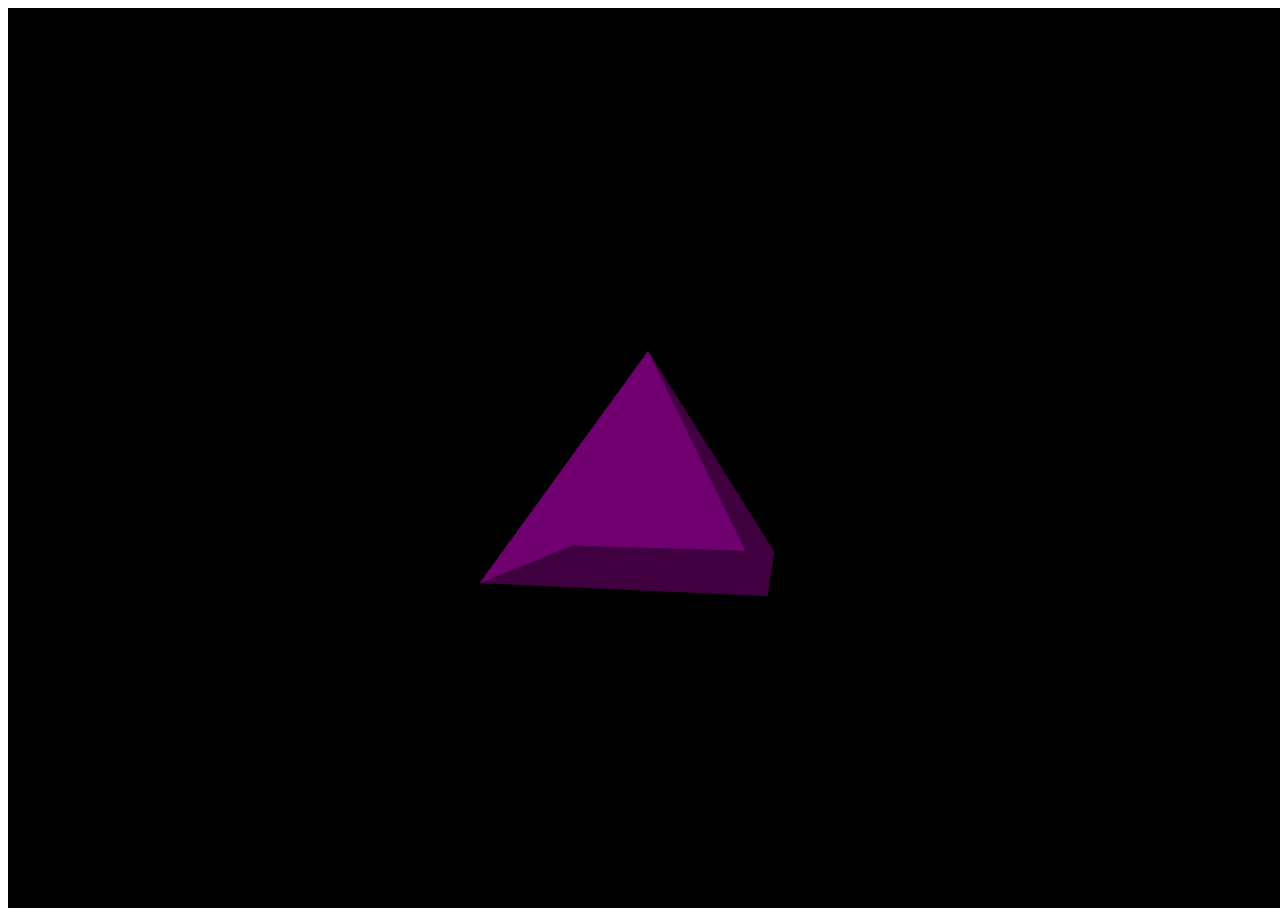
<file: three.html>
<style>
  
</style>


<body>
<script src="js/three.js"></script>



</body>

<script type="text/javascript">
  var camera, scene, renderer;
  var geometry, material, pyramid

  init();
  animate();

  function init() {

    camera = new THREE.PerspectiveCamera( 70, window.innerWidth / window.innerHeight, 0.01, 10 );
    camera.position.z = 3;

    scene = new THREE.Scene();

    var pyramidgeometry = new THREE.CylinderGeometry(0, 0.8, 1, 4, false);
    var pyramidmaterial = new THREE.MeshBasicMaterial({ 
    opacity: 0.25, 
    transparent: true,
    color: 0xff00ff, 
   side: THREE.DoubleSide, 
    // depthWrite: false
});

     // new THREE.MeshLambertMaterial({color: 0x0000ff, transparent: true, opacity: 0.5});
    pyramid = new THREE.Mesh(pyramidgeometry, pyramidmaterial);
    // pyramid.position.set(-4.0,0,0);
    scene.add(pyramid);

    // geometry = new THREE.BoxGeometry( 0.2, 0.2, 0.2 );
    // material = new THREE.MeshNormalMaterial();

    // mesh = new THREE.Mesh( geometry, material );
    // scene.add( mesh );

    renderer = new THREE.WebGLRenderer( { antialias: true } );
    renderer.setSize( window.innerWidth, window.innerHeight );
    document.body.appendChild( renderer.domElement );

  }

  function animate() {

    requestAnimationFrame( animate );

    // mesh.rotation.x += 0.01;
    // mesh.rotation.y += 0.02;
    pyramid.rotation.y += 0.01;

    renderer.render( scene, camera );

  }


</script>
</file>
<file: css/skeleton.css>
/*
* Skeleton V2.0.4
* Copyright 2014, Dave Gamache
* www.getskeleton.com
* Free to use under the MIT license.
* http://www.opensource.org/licenses/mit-license.php
* 12/29/2014
*/


/* Table of contents
––––––––––––––––––––––––––––––––––––––––––––––––––
- Grid
- Base Styles
- Typography
- Links
- Buttons
- Forms
- Lists
- Code
- Tables
- Spacing
- Utilities
- Clearing
- Media Queries
*/


/* Grid
–––––––––––––––––––––––––––––––––––––––––––––––––– */
.container {
  position: relative;
  width: 100%;
  max-width: 960px;
  margin: 0 auto;
  padding: 0 20px;
  box-sizing: border-box; }
.column,
.columns {
  width: 100%;
  float: left;
  box-sizing: border-box; }

/* For devices larger than 400px */
@media (min-width: 400px) {
  .container {
    width: 85%;
    padding: 0; }
}

/* For devices larger than 550px */
@media (min-width: 550px) {
  .container {
    width: 90%; }
  .column,
  .columns {
    margin-left: 4%; }
  .column:first-child,
  .columns:first-child {
    margin-left: 0; }

  .one.column,
  .one.columns                    { width: 4.66666666667%; }
  .two.columns                    { width: 13.3333333333%; }
  .three.columns                  { width: 22%;            }
  .four.columns                   { width: 30.6666666667%; }
  .five.columns                   { width: 39.3333333333%; }
  .six.columns                    { width: 48%;            }
  .seven.columns                  { width: 56.6666666667%; }
  .eight.columns                  { width: 65.3333333333%; }
  .nine.columns                   { width: 74.0%;          }
  .ten.columns                    { width: 82.6666666667%; }
  .eleven.columns                 { width: 91.3333333333%; }
  .twelve.columns                 { width: 100%; margin-left: 0; }

  .one-third.column               { width: 30.6666666667%; }
  .two-thirds.column              { width: 65.3333333333%; }

  .one-half.column                { width: 48%; }

  /* Offsets */
  .offset-by-one.column,
  .offset-by-one.columns          { margin-left: 8.66666666667%; }
  .offset-by-two.column,
  .offset-by-two.columns          { margin-left: 17.3333333333%; }
  .offset-by-three.column,
  .offset-by-three.columns        { margin-left: 26%;            }
  .offset-by-four.column,
  .offset-by-four.columns         { margin-left: 34.6666666667%; }
  .offset-by-five.column,
  .offset-by-five.columns         { margin-left: 43.3333333333%; }
  .offset-by-six.column,
  .offset-by-six.columns          { margin-left: 52%;            }
  .offset-by-seven.column,
  .offset-by-seven.columns        { margin-left: 60.6666666667%; }
  .offset-by-eight.column,
  .offset-by-eight.columns        { margin-left: 69.3333333333%; }
  .offset-by-nine.column,
  .offset-by-nine.columns         { margin-left: 78.0%;          }
  .offset-by-ten.column,
  .offset-by-ten.columns          { margin-left: 86.6666666667%; }
  .offset-by-eleven.column,
  .offset-by-eleven.columns       { margin-left: 95.3333333333%; }

  .offset-by-one-third.column,
  .offset-by-one-third.columns    { margin-left: 34.6666666667%; }
  .offset-by-two-thirds.column,
  .offset-by-two-thirds.columns   { margin-left: 69.3333333333%; }

  .offset-by-one-half.column,
  .offset-by-one-half.columns     { margin-left: 52%; }

}


/* Base Styles
–––––––––––––––––––––––––––––––––––––––––––––––––– */
/* NOTE
html is set to 62.5% so that all the REM measurements throughout Skeleton
are based on 10px sizing. So basically 1.5rem = 15px :) */
html {
  font-size: 62.5%; }
body {
  font-size: 1.5em; /* currently ems cause chrome bug misinterpreting rems on body element */
  line-height: 1.6;
  font-weight: 400;
  font-family: "Raleway", "HelveticaNeue", "Helvetica Neue", Helvetica, Arial, sans-serif;
  color: #222; }


/* Typography
–––––––––––––––––––––––––––––––––––––––––––––––––– */
h1, h2, h3, h4, h5, h6 {
  margin-top: 0;
  margin-bottom: 2rem;
  font-weight: 600; }
h1 { font-size: 4.0rem; line-height: 1.2;  letter-spacing: -.1rem;}
h2 { font-size: 3.6rem; line-height: 1.25; letter-spacing: -.1rem; }
h3 { font-size: 3.0rem; line-height: 1.3;  letter-spacing: -.1rem; }
h4 { font-size: 2.4rem; line-height: 1.35; letter-spacing: -.08rem; }
h5 { font-size: 1.8rem; line-height: 1.5;  letter-spacing: -.05rem; }
h6 { font-size: 1.5rem; line-height: 1.6;  letter-spacing: 0; }

/* Larger than phablet */
@media (min-width: 550px) {
  h1 { font-size: 5.0rem; }
  h2 { font-size: 4.2rem; }
  h3 { font-size: 3.6rem; }
  h4 { font-size: 3.0rem; }
  h5 { font-size: 2.2rem; }
  h6 { font-size: 1.5rem; }
}

p {
  margin-top: 0; }


/* Links
–––––––––––––––––––––––––––––––––––––––––––––––––– */
a {
  color: #e03776; }
a:hover {
  color: #ff5292; }


/* Buttons
–––––––––––––––––––––––––––––––––––––––––––––––––– */
.button,
button,
input[type="submit"],
input[type="reset"],
input[type="button"] {
  display: inline-block;
  height: 38px;
  padding: 0 30px;
  color: #555;
  text-align: center;
  font-size: 11px;
  font-weight: 600;
  line-height: 38px;
  letter-spacing: .1rem;
  text-transform: uppercase;
  text-decoration: none;
  white-space: nowrap;
  background-color: transparent;
  border-radius: 4px;
  border: 1px solid #bbb;
  cursor: pointer;
  box-sizing: border-box; }
.button:hover,
button:hover,
input[type="submit"]:hover,
input[type="reset"]:hover,
input[type="button"]:hover,
.button:focus,
button:focus,
input[type="submit"]:focus,
input[type="reset"]:focus,
input[type="button"]:focus {
  color: #333;
  border-color: #888;
  outline: 0; }
.button.button-primary,
button.button-primary,
input[type="submit"].button-primary,
input[type="reset"].button-primary,
input[type="button"].button-primary {
  color: #FFF;
  background-color: #ff5292;
  border-color: #e03776; }
.button.button-primary:hover,
button.button-primary:hover,
input[type="submit"].button-primary:hover,
input[type="reset"].button-primary:hover,
input[type="button"].button-primary:hover,
.button.button-primary:focus,
button.button-primary:focus,
input[type="submit"].button-primary:focus,
input[type="reset"].button-primary:focus,
input[type="button"].button-primary:focus {
  color: #FFF;
  background-color: #f12973;
  border-color: #e03776; }


/* Forms
–––––––––––––––––––––––––––––––––––––––––––––––––– */
input[type="email"],
input[type="number"],
input[type="search"],
input[type="text"],
input[type="tel"],
input[type="url"],
input[type="password"],
textarea,
select {
  height: 38px;
  padding: 6px 10px; /* The 6px vertically centers text on FF, ignored by Webkit */
  background-color: #fff;
  border: 1px solid #D1D1D1;
  border-radius: 4px;
  box-shadow: none;
  box-sizing: border-box; }
/* Removes awkward default styles on some inputs for iOS */
input[type="email"],
input[type="number"],
input[type="search"],
input[type="text"],
input[type="tel"],
input[type="url"],
input[type="password"],
textarea {
  -webkit-appearance: none;
     -moz-appearance: none;
          appearance: none; }
textarea {
  min-height: 65px;
  padding-top: 6px;
  padding-bottom: 6px; }
input[type="email"]:focus,
input[type="number"]:focus,
input[type="search"]:focus,
input[type="text"]:focus,
input[type="tel"]:focus,
input[type="url"]:focus,
input[type="password"]:focus,
textarea:focus,
select:focus {
  border: 1px solid #33C3F0;
  outline: 0; }
label,
legend {
  display: block;
  margin-bottom: .5rem;
  font-weight: 600; }
fieldset {
  padding: 0;
  border-width: 0; }
input[type="checkbox"],
input[type="radio"] {
  display: inline; }
label > .label-body {
  display: inline-block;
  margin-left: .5rem;
  font-weight: normal; }


/* Lists
–––––––––––––––––––––––––––––––––––––––––––––––––– */
ul {
  list-style: circle inside; }
ol {
  list-style: decimal inside; }
ol, ul {
  padding-left: 0;
  margin-top: 0; }
ul ul,
ul ol,
ol ol,
ol ul {
  margin: 1.5rem 0 1.5rem 3rem;
  font-size: 90%; }
li {
  margin-bottom: 1rem; }


/* Code
–––––––––––––––––––––––––––––––––––––––––––––––––– */
code {
  padding: .2rem .5rem;
  margin: 0 .2rem;
  font-size: 90%;
  white-space: nowrap;
  background: #F1F1F1;
  border: 1px solid #E1E1E1;
  border-radius: 4px; }
pre > code {
  display: block;
  padding: 1rem 1.5rem;
  white-space: pre; }


/* Tables
–––––––––––––––––––––––––––––––––––––––––––––––––– */
th,
td {
  padding: 12px 15px;
  text-align: left;
  border-bottom: 1px solid #E1E1E1; }
th:first-child,
td:first-child {
  padding-left: 0; }
th:last-child,
td:last-child {
  padding-right: 0; }


/* Spacing
–––––––––––––––––––––––––––––––––––––––––––––––––– */
button,
.button {
  margin-bottom: 1rem; }
input,
textarea,
select,
fieldset {
  margin-bottom: 1.5rem; }
pre,
blockquote,
dl,
figure,
table,
p,
ul,
ol,
form {
  margin-bottom: 2.5rem; }


/* Utilities
–––––––––––––––––––––––––––––––––––––––––––––––––– */
.u-full-width {
  width: 100%;
  box-sizing: border-box; }
.u-max-full-width {
  max-width: 100%;
  box-sizing: border-box; }
.u-pull-right {
  float: right; }
.u-pull-left {
  float: left; }


/* Misc
–––––––––––––––––––––––––––––––––––––––––––––––––– */
hr {
  margin-top: 3rem;
  margin-bottom: 3.5rem;
  border-width: 0;
  border-top: 1px solid #E1E1E1; }


/* Clearing
–––––––––––––––––––––––––––––––––––––––––––––––––– */

/* Self Clearing Goodness */
.container:after,
.row:after,
.u-cf {
  content: "";
  display: table;
  clear: both; }


/* Media Queries
–––––––––––––––––––––––––––––––––––––––––––––––––– */
/*
Note: The best way to structure the use of media queries is to create the queries
near the relevant code. For example, if you wanted to change the styles for buttons
on small devices, paste the mobile query code up in the buttons section and style it
there.
*/


/* Larger than mobile */
@media (min-width: 400px) {}

/* Larger than phablet (also point when grid becomes active) */
@media (min-width: 550px) {}

/* Larger than tablet */
@media (min-width: 750px) {}

/* Larger than desktop */
@media (min-width: 1000px) {}

/* Larger than Desktop HD */
@media (min-width: 1200px) {}
</file>
<file: css/style.css>
body {

}

#logo {
	height: 4em;
	display: block;
    padding-top: 2em;
    padding-bottom: 2em;
}

#navbar {
    position: fixed;
}

.mobile #navbar {
    position: relative;
    display: flex;
    align-items: center;
    justify-content: space-between;
}

#me {
	padding-top: 8em;
}


nav {
	display: inline-block;
}

nav a {
    font-size: 1.2em;
    text-decoration: none;
    font-weight: 300;
    color: black;
    display: block;
    padding: 0.2em 0;
}

nav a.selected {
	font-weight: 600;
    color: #ff5192;
}

.block {
    mix-blend-mode: overlay;
    position: absolute;
    opacity: 0;
    transition: all 500ms ease-in-out;
}

#block1 {
    background: linear-gradient(180deg, #37e3cb9c, #006dffbf);
    height: 400pt;
    width: 200pt;
    top: 90pt;
    left: 30pt;
}

#block2 {
    background: linear-gradient(180deg, #eb686dc4, #7000ffab);
    height: 300pt;
    width: 40pt;
    top: 50pt;
    left: 70pt;
}

#block3 {
    background: linear-gradient(0deg, #df37e366, #ddb373de);
    height: 100pt;
    width: 100pt;
    top: 110pt;
    left: 178pt;
    border-radius: 20pt;
    z-index: 100;
}

#block4 {
    background: linear-gradient(0deg, #e50603c7, #e7dd33a8);
    height: 170pt;
    width: 170pt;
    top: 260pt;
    left: 90pt;
    border-radius: 85pt;
    z-index: 100;
}

#block5 {
    background: linear-gradient(0deg, #e50603c7, #e7dd33a8);
    height: 80pt;
    width: 80pt;
    top: 450pt;
    left: 140pt;
    border-radius: 40pt;
    z-index: 100;
}

.mobile nav a {
    margin-right: 8pt;
    display: inline-block;
}

.mobile #me {
    padding-top: 0;
}

.mobile #logo {
    height: 3em;
}

#mobileNavbar {
    position: fixed;
    background: white;
    z-index: 1000;
    transition: all 300ms ease-in-out;
    height: 35pt;
    display: none;
    transform: translateY(-35pt);
    left: 0;
    padding: 0 5%;
    box-shadow: 0px 0px 5px rgba(0,0,0,0.1);
    opacity: 0;

}

.mobile #mobileNavbar {
    display: flex;
    align-items: center;
    justify-content: space-between;
    opacity: 0;
}

.mobile #mobileNavbar #logo {
    height: 2em;
}

.mobile.scrolled #mobileNavbar {
    transform: translateY(0);
    opacity: 1;
}

.scroller {
    display: flex;
    flex-wrap: nowrap;
    /*overflow-x: auto;*/
}

.scroller .scrollerPage {
    flex: 0 0 auto;
    width: 20em;
    margin-right: 3em;
}

.appIcon {
    width: 3em;
    height: 3em;
    background: rgb(240,240,240);
    border-radius: 0.75em;
    margin-right: 0.75em;
    background-size: cover;
    background-position: center;
}

.projectHeader {
    display: flex;
    align-items: center;
    margin-bottom: 1.5em;
}

.projectHeader h5 {
    margin: 0;
    line-height: 10pt;
}

.projectHeader a {
    font-size: 9pt;
    text-decoration: none;
}

.screenShot {
    background: #ececec;
    height: 350pt;
    width: 200pt;
    border-radius: 10pt;
}

.screenShot img {
    border-radius: 10pt;
    width: 100%;
}

ul {
    padding-left: 1.2em;
}

li {
    text-indent: -1.2em;
    margin-bottom: 0.5em;
}

#myface {
    width: 50%;
    height: 50%;
}

#myface img {
    width: 100%;
    height: 100%;
    border-radius: 100%; 
}

#links {
    width: 49%;
}

#links a {
    display: block;
    font-size: 2.2rem;
}

#contact {
    padding-bottom: 100pt;
}

#contactMe {
    font-size: 4rem !important;
    font-weight: 800;
    margin-top: 10%;
    margin-left: -50pt;
}

#bitBucketLink {
    margin-left: 20%;
}

#gitHubLink {
    margin-left: 5%;
}

#instagramLink {
    margin-left: 30%;
}

.projectTabs {
    margin-bottom: 1em;
}

.projectTabs span {
    margin-right: 1em;
    cursor: pointer;
    opacity: 0.9;
}

.projectTabs span:hover {
    opacity: 0.6;
}

.projectTabs span.selected {
    font-weight: 600;
    text-decoration: underline;
    opacity: 1;
    letter-spacing: -0.3px;
}

.projectScreensContainer {
    overflow: hidden;
}

.projectScreensInner {
    position: relative;
    height: 250pt;
}

.projectScreen {
    top: 0;
    position: absolute;
    opacity: 0;
    transition: all 300ms;
    transform: translateX(20pt);
    pointer-events: none;
}

.projectScreen.visible {
    opacity: 1;
    pointer-events: all;
    transform: translateX(0);
}

.project img {
    width: 100%;
    display: none;
}

.mobile .project img {
    width: 100%;
    display: block;
}

#graphics {
    position: fixed;
    right: 3%;
    top: 0;
    width: 30%;
}

.mobile #graphics {
    display: none;
}

.screenshot {
    width: 400pt;
    height: 200pt;
    background-size: cover;
    background-repeat: no-repeat;
    position: absolute;
    opacity: 0;
    transition: all 500ms ease-in-out;
}

h6 {
    margin-bottom: 0.75em !important;
}

.collapsableList {
    overflow: hidden;
    max-height: 50pt;
    position: relative;
    transition: max-height 500ms ease-in-out;
}

.collapsableList.visible {
    max-height: 1000pt;
}

.collapsableList .listShadow {
    background: linear-gradient(180deg, #ffffff00, white);
    bottom: 0;
    position: absolute;
    width: 100%;
    height: 30pt;
}

.expandButton {
    margin-bottom: 2em;
    display: block;
    text-decoration: underline;
    color: #ff37a5;
    cursor: pointer;
}

.expandButton:hover {
    opacity: 0.6;
}
</file>
